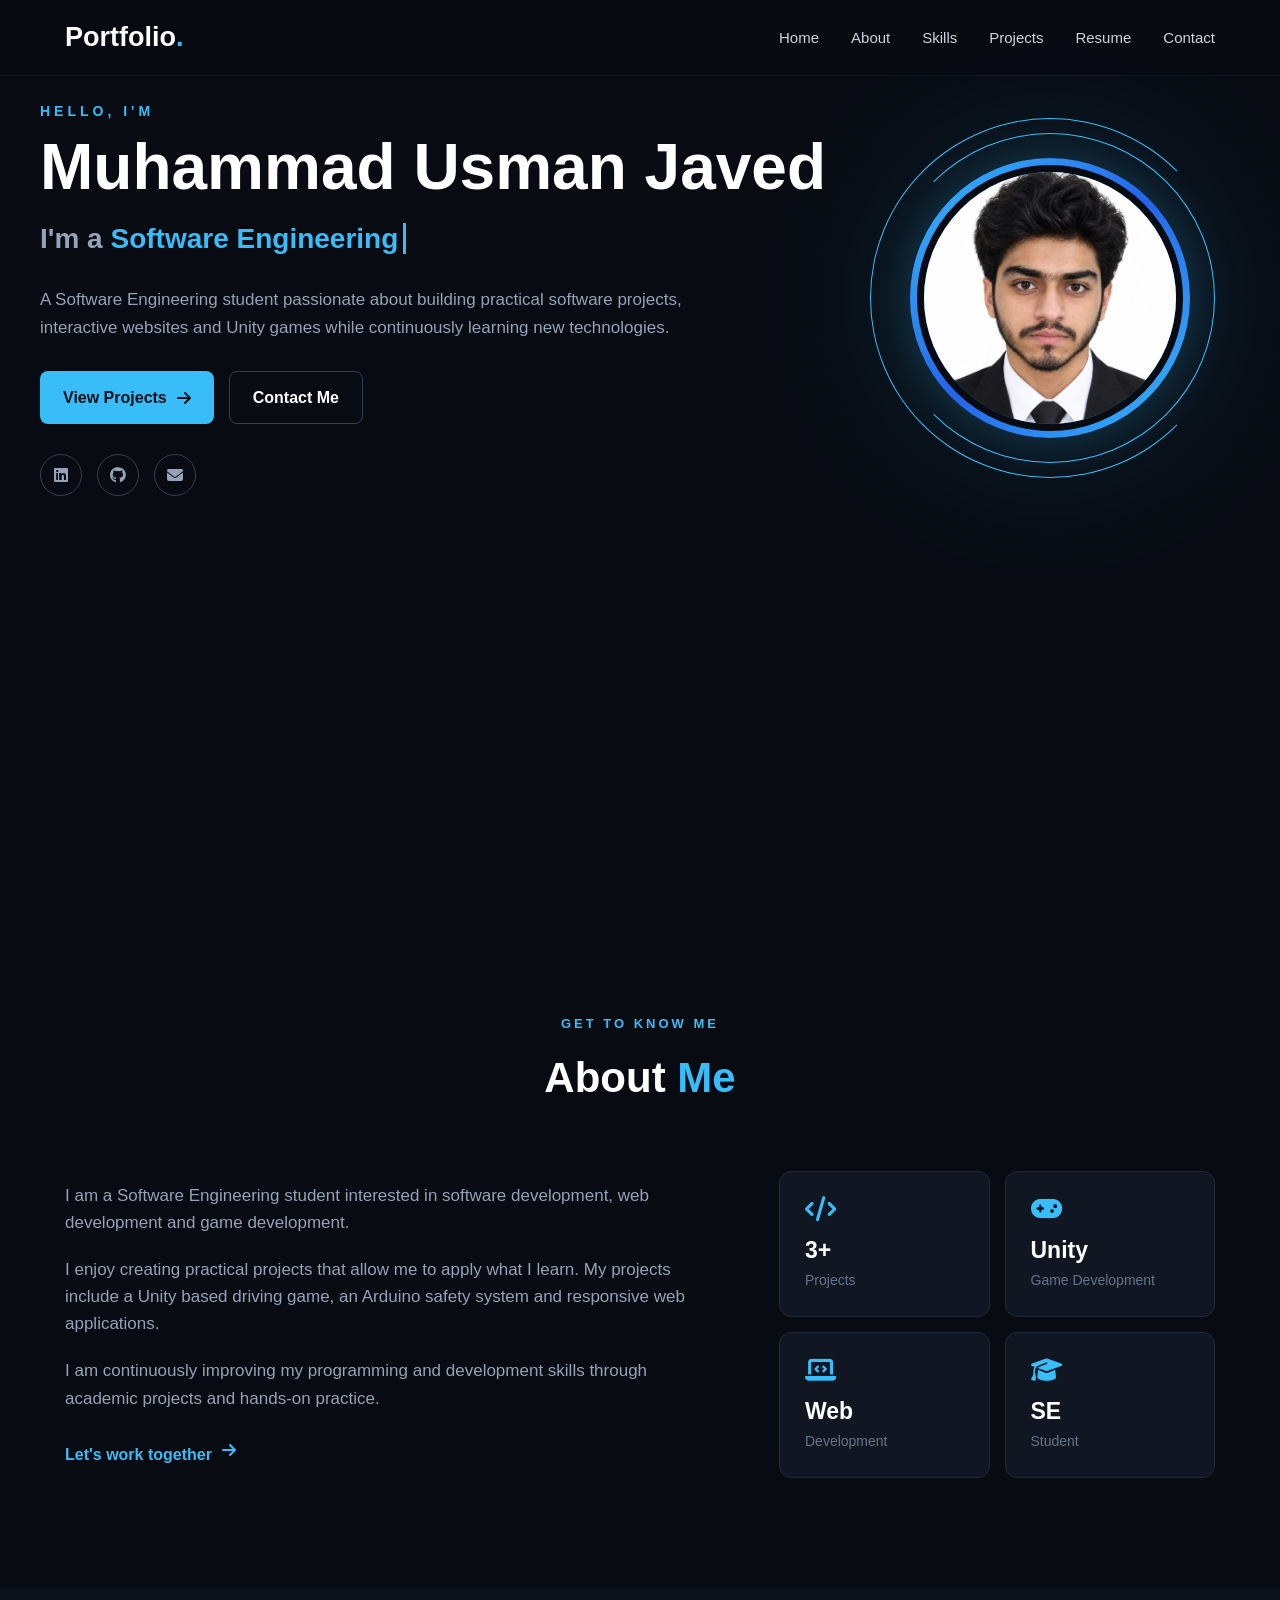
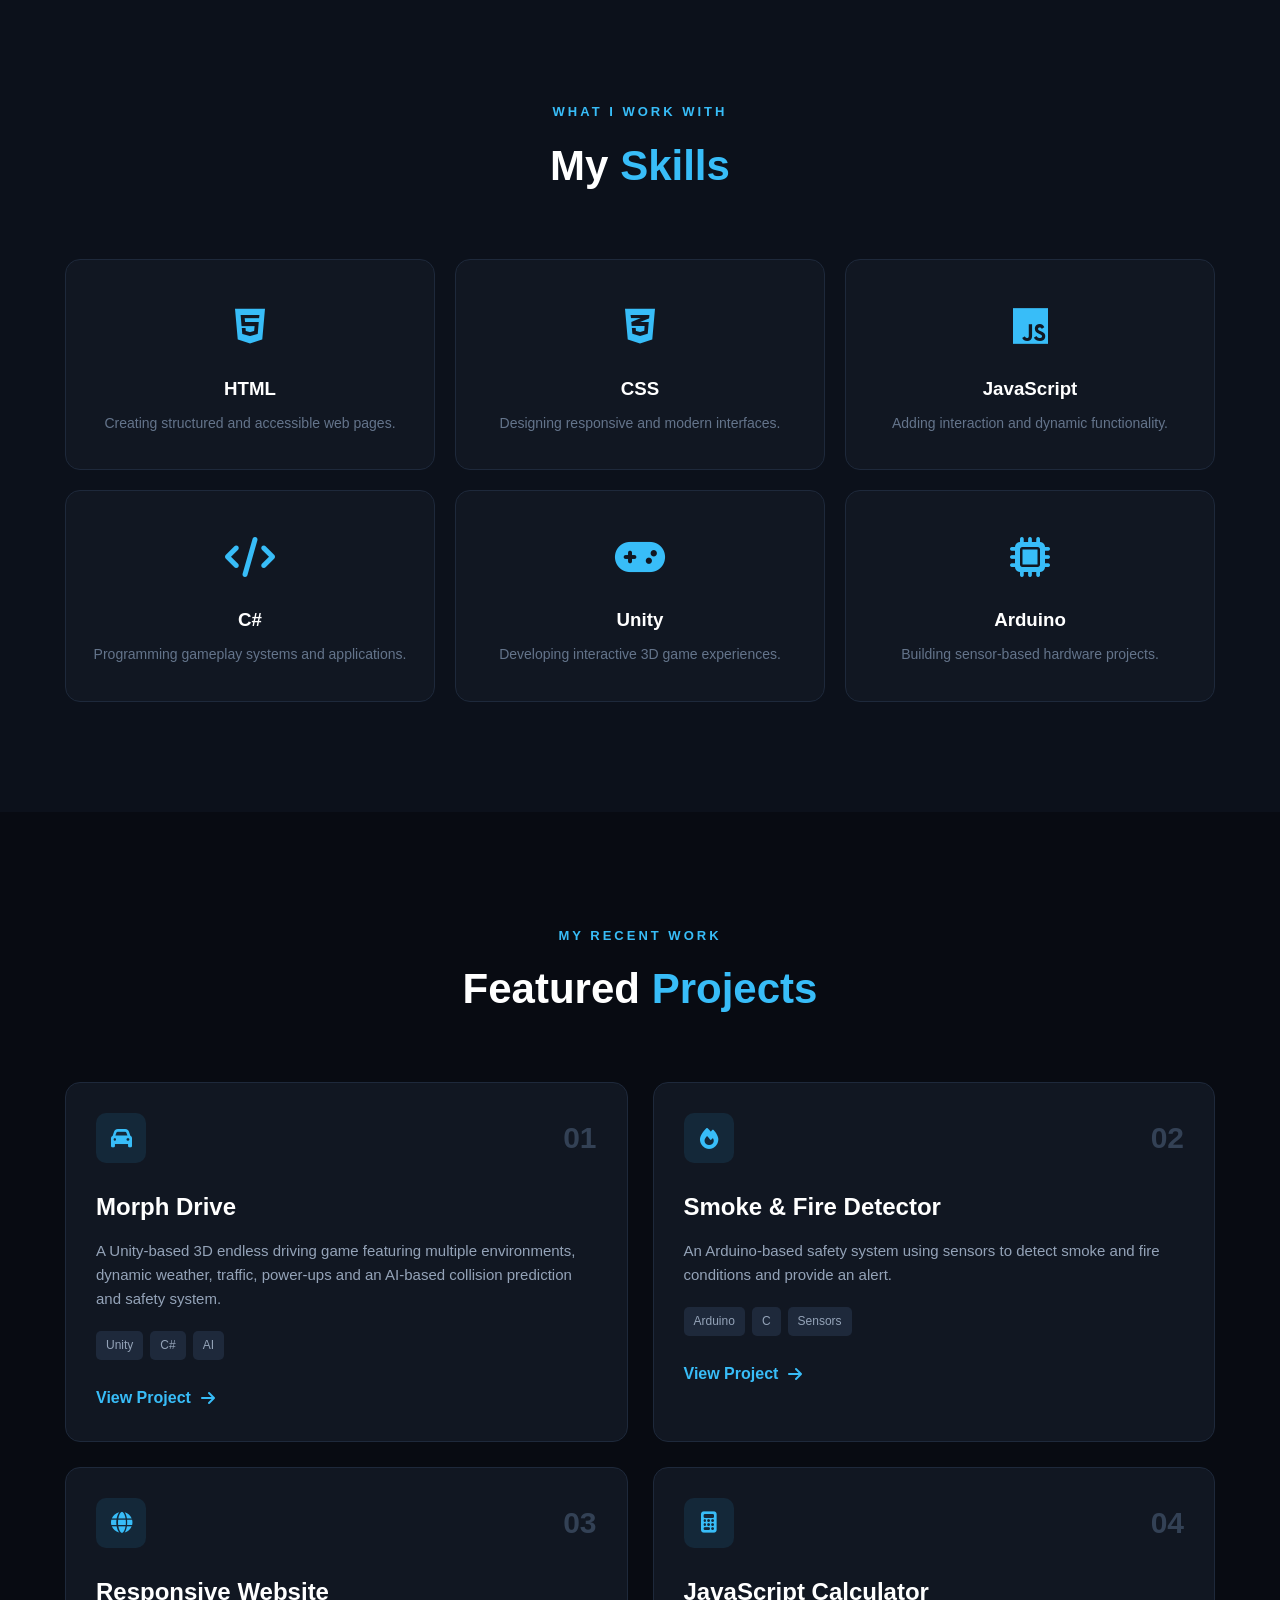
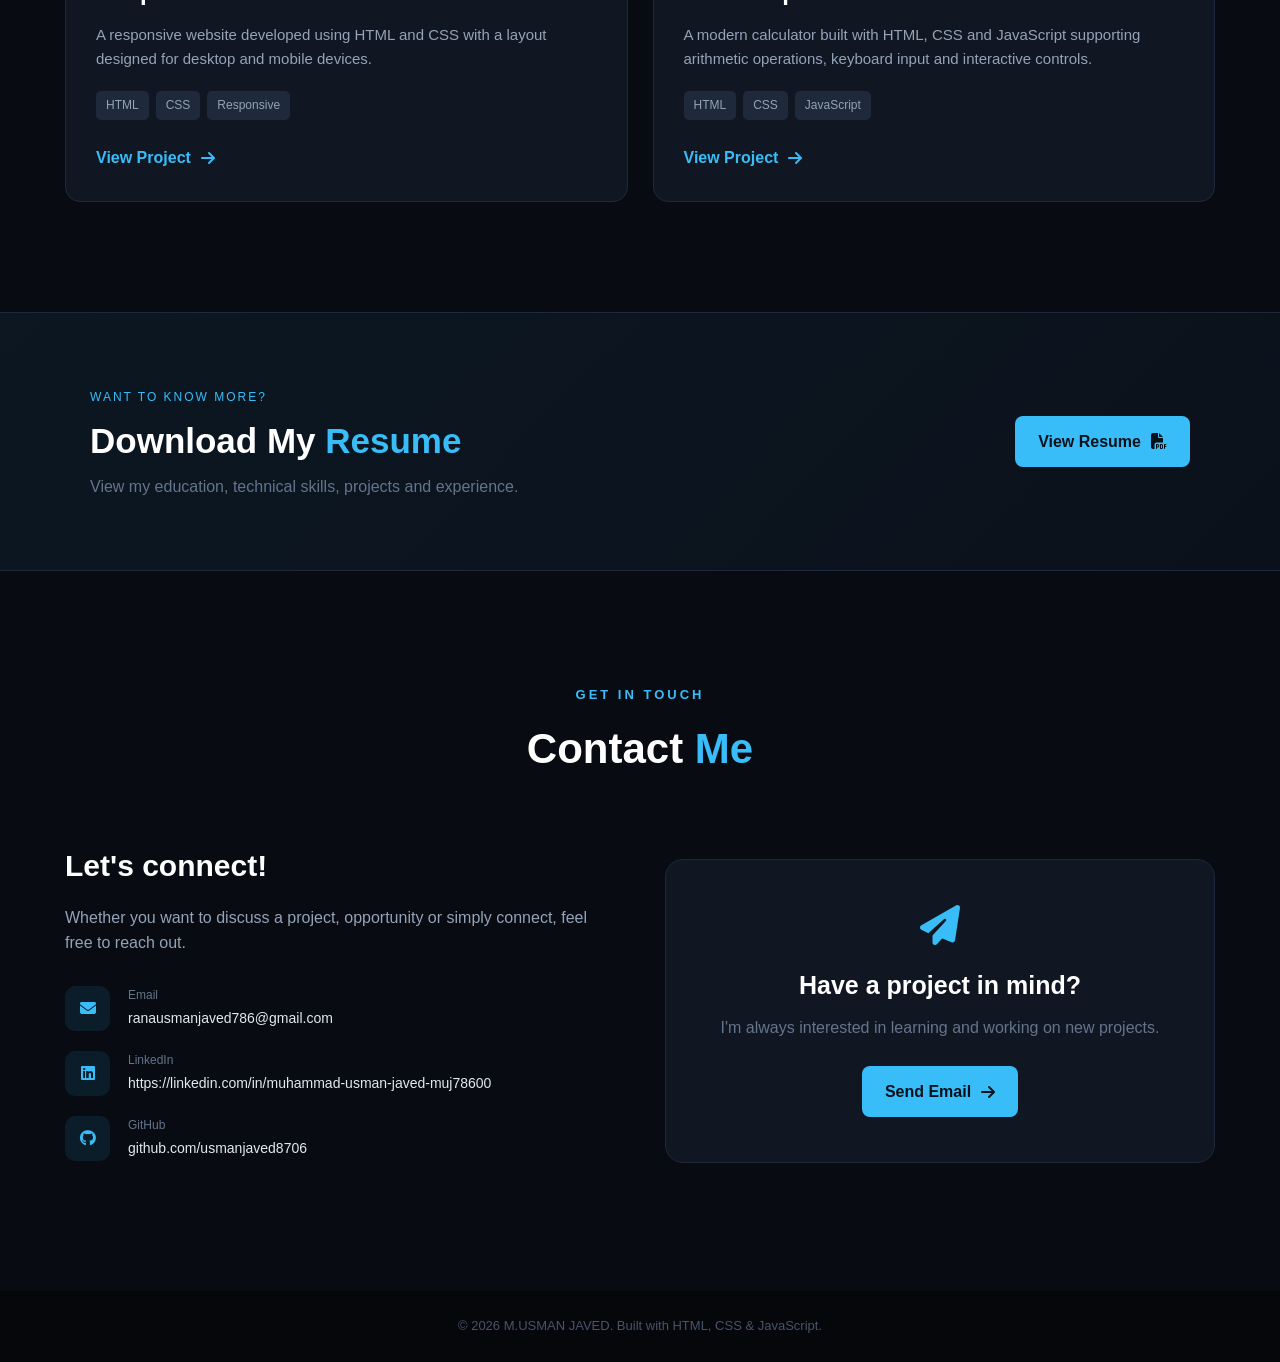
<file: index.html>
<!DOCTYPE html>
<html lang="en">

<head>
    <meta charset="UTF-8">
    <meta name="viewport" content="width=device-width, initial-scale=1.0">

    <title>Muhammad Usman Javed| Software Engineering Student</title>

    <link rel="stylesheet" href="style.css">

    <!-- Font Awesome -->
    <link rel="stylesheet"
        href="https://cdnjs.cloudflare.com/ajax/libs/font-awesome/6.5.2/css/all.min.css">
</head>

<body>

    <!-- =========================
            NAVBAR
    ========================== -->

    <header class="header">

        <nav class="navbar">

            <a href="#home" class="logo">
                Portfolio<span>.</span>
            </a>

            <button class="menu-toggle" id="menuToggle">
                <i class="fas fa-bars"></i>
            </button>

            <ul class="nav-links" id="navLinks">

                <li>
                    <a href="#home">Home</a>
                </li>

                <li>
                    <a href="#about">About</a>
                </li>

                <li>
                    <a href="#skills">Skills</a>
                </li>

                <li>
                    <a href="#projects">Projects</a>
                </li>

                <li>
                    <a href="#resume">Resume</a>
                </li>

                <li>
                    <a href="#contact">Contact</a>
                </li>

            </ul>

        </nav>

    </header>


    <!-- =========================
         HERO
    ========================== -->

    <section id="home" class="hero">

        <div class="hero-container">

            <!-- LEFT SIDE -->

            <div class="hero-content">

                <p class="hello">
                    HELLO, I'M
                </p>

                <h1>
                    Muhammad Usman Javed
                </h1>

                <h2>
                    I'm a
                    <span id="typing"></span>
                </h2>

                <p class="hero-description">
                    A Software Engineering student passionate about
                    building practical software projects, interactive
                    websites and Unity games while continuously
                    learning new technologies.
                </p>

                <div class="hero-buttons">

                    <a href="#projects" class="btn primary-btn">
                        View Projects
                        <i class="fas fa-arrow-right"></i>
                    </a>

                    <a href="#contact" class="btn secondary-btn">
                        Contact Me
                    </a>

                </div>

                <div class="social-links">

                    <a href="https://linkedin.com/in/muhammad-usman-javed-muj78600" target="_blank">
                        <i class="fab fa-linkedin"></i>
                    </a>

                    <a href="https://github.com/usmanjaved8706" target="_blank">
                        <i class="fab fa-github"></i>
                    </a>

                    <a href="mailto:ranausmanjaved786@gmail.com">
                        <i class="fas fa-envelope"></i>
                    </a>

                </div>

            </div>


            <!-- PROFILE PHOTO -->

            <div class="profile-container">

                <div class="profile-glow"></div>

                <div class="profile-circle">

                    <img src="My Picture.jpeg"
                        alt="Profile Photo">

                </div>

                <div class="profile-decoration decoration-one"></div>
                <div class="profile-decoration decoration-two"></div>

            </div>

        </div>

    </section>


    <!-- =========================
         ABOUT
    ========================== -->

    <section id="about" class="section">

        <div class="section-heading">

            <span>GET TO KNOW ME</span>

            <h2>
                About <strong>Me</strong>
            </h2>

        </div>

        <div class="about-container">

            <div class="about-text">

                <p>
                    I am a Software Engineering student interested in
                    software development, web development and game
                    development.
                </p>

                <p>
                    I enjoy creating practical projects that allow me
                    to apply what I learn. My projects include a Unity
                    based driving game, an Arduino safety system and
                    responsive web applications.
                </p>

                <p>
                    I am continuously improving my programming and
                    development skills through academic projects and
                    hands-on practice.
                </p>

                <a href="#contact" class="text-link">
                    Let's work together
                    <i class="fas fa-arrow-right"></i>
                </a>

            </div>


            <div class="about-stats">

                <div class="stat-card">

                    <i class="fas fa-code"></i>

                    <h3>3+</h3>

                    <p>Projects</p>

                </div>

                <div class="stat-card">

                    <i class="fas fa-gamepad"></i>

                    <h3>Unity</h3>

                    <p>Game Development</p>

                </div>

                <div class="stat-card">

                    <i class="fas fa-laptop-code"></i>

                    <h3>Web</h3>

                    <p>Development</p>

                </div>

                <div class="stat-card">

                    <i class="fas fa-graduation-cap"></i>

                    <h3>SE</h3>

                    <p>Student</p>

                </div>

            </div>

        </div>

    </section>


    <!-- =========================
         SKILLS
    ========================== -->

    <section id="skills" class="section skills-section">

        <div class="section-heading">

            <span>WHAT I WORK WITH</span>

            <h2>
                My <strong>Skills</strong>
            </h2>

        </div>


        <div class="skills-grid">

            <div class="skill-card">

                <div class="skill-icon">
                    <i class="fab fa-html5"></i>
                </div>

                <h3>HTML</h3>

                <p>
                    Creating structured and accessible web pages.
                </p>

            </div>


            <div class="skill-card">

                <div class="skill-icon">
                    <i class="fab fa-css3-alt"></i>
                </div>

                <h3>CSS</h3>

                <p>
                    Designing responsive and modern interfaces.
                </p>

            </div>


            <div class="skill-card">

                <div class="skill-icon">
                    <i class="fab fa-js"></i>
                </div>

                <h3>JavaScript</h3>

                <p>
                    Adding interaction and dynamic functionality.
                </p>

            </div>


            <div class="skill-card">

                <div class="skill-icon">
                    <i class="fas fa-code"></i>
                </div>

                <h3>C#</h3>

                <p>
                    Programming gameplay systems and applications.
                </p>

            </div>


            <div class="skill-card">

                <div class="skill-icon">
                    <i class="fas fa-gamepad"></i>
                </div>

                <h3>Unity</h3>

                <p>
                    Developing interactive 3D game experiences.
                </p>

            </div>


            <div class="skill-card">

                <div class="skill-icon">
                    <i class="fas fa-microchip"></i>
                </div>

                <h3>Arduino</h3>

                <p>
                    Building sensor-based hardware projects.
                </p>

            </div>

        </div>

    </section>


    <!-- =========================
         PROJECTS
    ========================== -->

    <section id="projects" class="section">

        <div class="section-heading">

            <span>MY RECENT WORK</span>

            <h2>
                Featured <strong>Projects</strong>
            </h2>

        </div>


        <div class="projects-grid">


            <!-- PROJECT 1 -->

            <div class="project-card">

                <div class="project-top">

                    <div class="project-icon">
                        <i class="fas fa-car"></i>
                    </div>

                    <span>
                        01
                    </span>

                </div>

                <h3>
                    Morph Drive
                </h3>

                <p>
                    A Unity-based 3D endless driving game featuring
                    multiple environments, dynamic weather, traffic,
                    power-ups and an AI-based collision prediction
                    and safety system.
                </p>

                <div class="project-tags">

                    <span>Unity</span>
                    <span>C#</span>
                    <span>AI</span>

                </div>

                <a href="#" class="project-link">
                    View Project
                    <i class="fas fa-arrow-right"></i>
                </a>

            </div>


            <!-- PROJECT 2 -->

            <div class="project-card">

                <div class="project-top">

                    <div class="project-icon">
                        <i class="fas fa-fire"></i>
                    </div>

                    <span>
                        02
                    </span>

                </div>

                <h3>
                    Smoke & Fire Detector
                </h3>

                <p>
                    An Arduino-based safety system using sensors
                    to detect smoke and fire conditions and provide
                    an alert.
                </p>

                <div class="project-tags">

                    <span>Arduino</span>
                    <span>C</span>
                    <span>Sensors</span>

                </div>

                <a href="#" class="project-link">
                    View Project
                    <i class="fas fa-arrow-right"></i>
                </a>

            </div>


            <!-- PROJECT 3 -->

            <div class="project-card">

                <div class="project-top">

                    <div class="project-icon">
                        <i class="fas fa-globe"></i>
                    </div>

                    <span>
                        03
                    </span>

                </div>

                <h3>
                    Responsive Website
                </h3>

                <p>
                    A responsive website developed using HTML and
                    CSS with a layout designed for desktop and
                    mobile devices.
                </p>

                <div class="project-tags">

                    <span>HTML</span>
                    <span>CSS</span>
                    <span>Responsive</span>

                </div>

                <a href="#" class="project-link">
                    View Project
                    <i class="fas fa-arrow-right"></i>
                </a>

            </div>


            <!-- PROJECT 4 -->

            <div class="project-card">

                <div class="project-top">

                    <div class="project-icon">
                        <i class="fas fa-calculator"></i>
                    </div>

                    <span>
                        04
                    </span>

                </div>

                <h3>
                    JavaScript Calculator
                </h3>

                <p>
                    A modern calculator built with HTML, CSS and
                    JavaScript supporting arithmetic operations,
                    keyboard input and interactive controls.
                </p>

                <div class="project-tags">

                    <span>HTML</span>
                    <span>CSS</span>
                    <span>JavaScript</span>

                </div>

                <a href="https://usmanjaved8706.github.io/javascript-calculator/" target="_blank"rel="noopener noreferrer"class="project-link">
                        View Project
            <i class="fas fa-arrow-right"></i>
                </a>
            </div>

        </div>

    </section>


    <!-- =========================
         RESUME
    ========================== -->

    <section id="resume" class="resume-section">

        <div class="resume-content">

            <div>

                <span class="resume-small">
                    WANT TO KNOW MORE?
                </span>

                <h2>
                    Download My <strong>Resume</strong>
                </h2>

                <p>
                    View my education, technical skills, projects
                    and experience.
                </p>

            </div>

            <a href="Muhammad Usman Javed CV.pdf"
                target="_blank"
                class="btn primary-btn">

                View Resume

                <i class="fas fa-file-pdf"></i>

            </a>

        </div>

    </section>


    <!-- =========================
         CONTACT
    ========================== -->

    <section id="contact" class="section contact-section">

        <div class="section-heading">

            <span>GET IN TOUCH</span>

            <h2>
                Contact <strong>Me</strong>
            </h2>

        </div>


        <div class="contact-container">

            <div class="contact-text">

                <h3>
                    Let's connect!
                </h3>

                <p>
                    Whether you want to discuss a project,
                    opportunity or simply connect, feel free
                    to reach out.
                </p>

                <div class="contact-item">

                    <i class="fas fa-envelope"></i>

                    <div>
                        <span>Email</span>
                        <a href="mailto:ranausmanjaved786@gmail.com">
                        ranausmanjaved786@gmail.com
                    </a>
                    </div>

                </div>


                <div class="contact-item">

                    <i class="fab fa-linkedin"></i>

                    <div>
                        <span>LinkedIn</span>
                        <a href="https://linkedin.com/in/muhammad-usman-javed-muj78600" target="_blank">
                            https://linkedin.com/in/muhammad-usman-javed-muj78600
                        </a>
                    </div>

                </div>


                <div class="contact-item">

                    <i class="fab fa-github"></i>

                    <div>
                        <span>GitHub</span>
                        <a href="https://github.com/usmanjaved8706" target="_blank">
                            github.com/usmanjaved8706
                        </a>
                    </div>

                </div>

            </div>


            <div class="contact-card">

                <i class="fas fa-paper-plane"></i>

                <h3>
                    Have a project in mind?
                </h3>

                <p>
                    I'm always interested in learning and
                    working on new projects.
                </p>

                <a href="mailto:ranausmanjaved786@gmail.com" class="btn primary-btn">

                    Send Email

                    <i class="fas fa-arrow-right"></i>

                </a>

            </div>

        </div>

    </section>


    <!-- =========================
         FOOTER
    ========================== -->

    <footer>

        <p>
            © 2026 M.USMAN JAVED.
            Built with HTML, CSS & JavaScript.
        </p>

    </footer>


    <script src="script.js"></script>

</body>

</html>
</file>
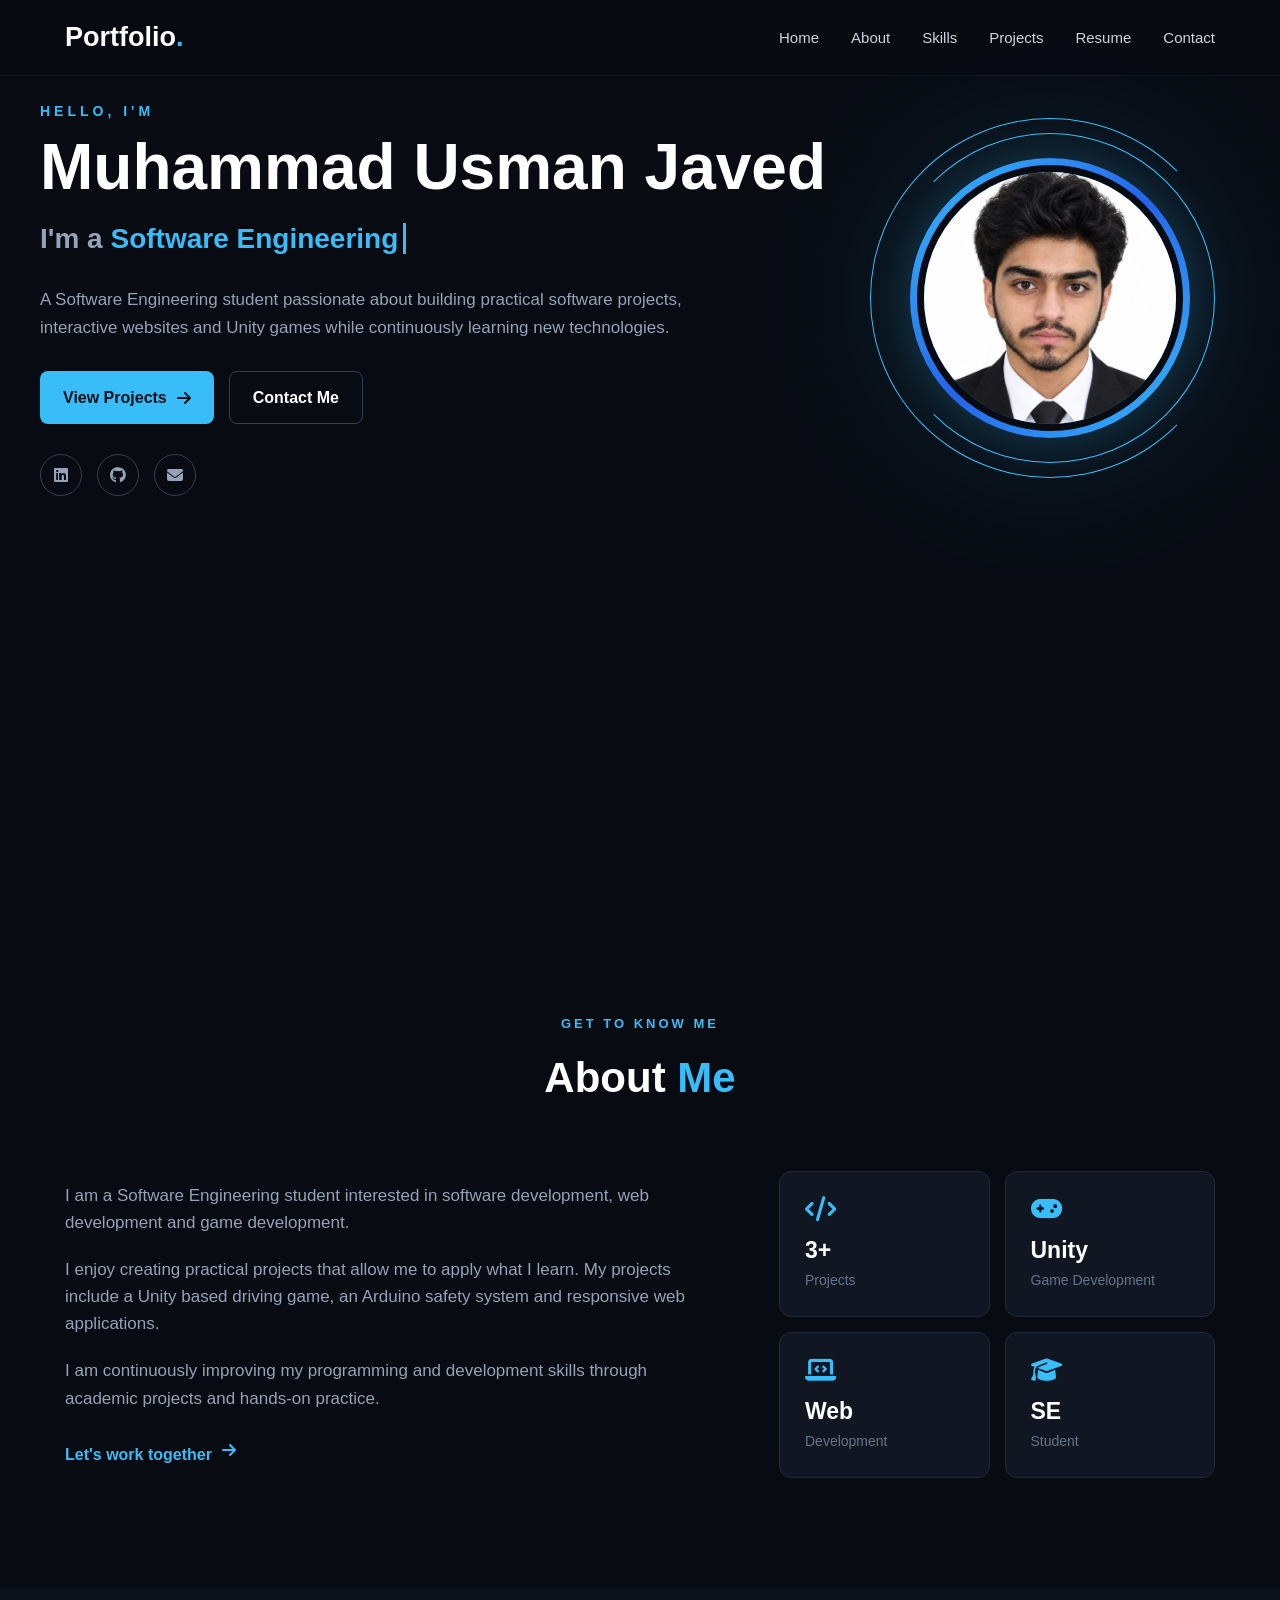
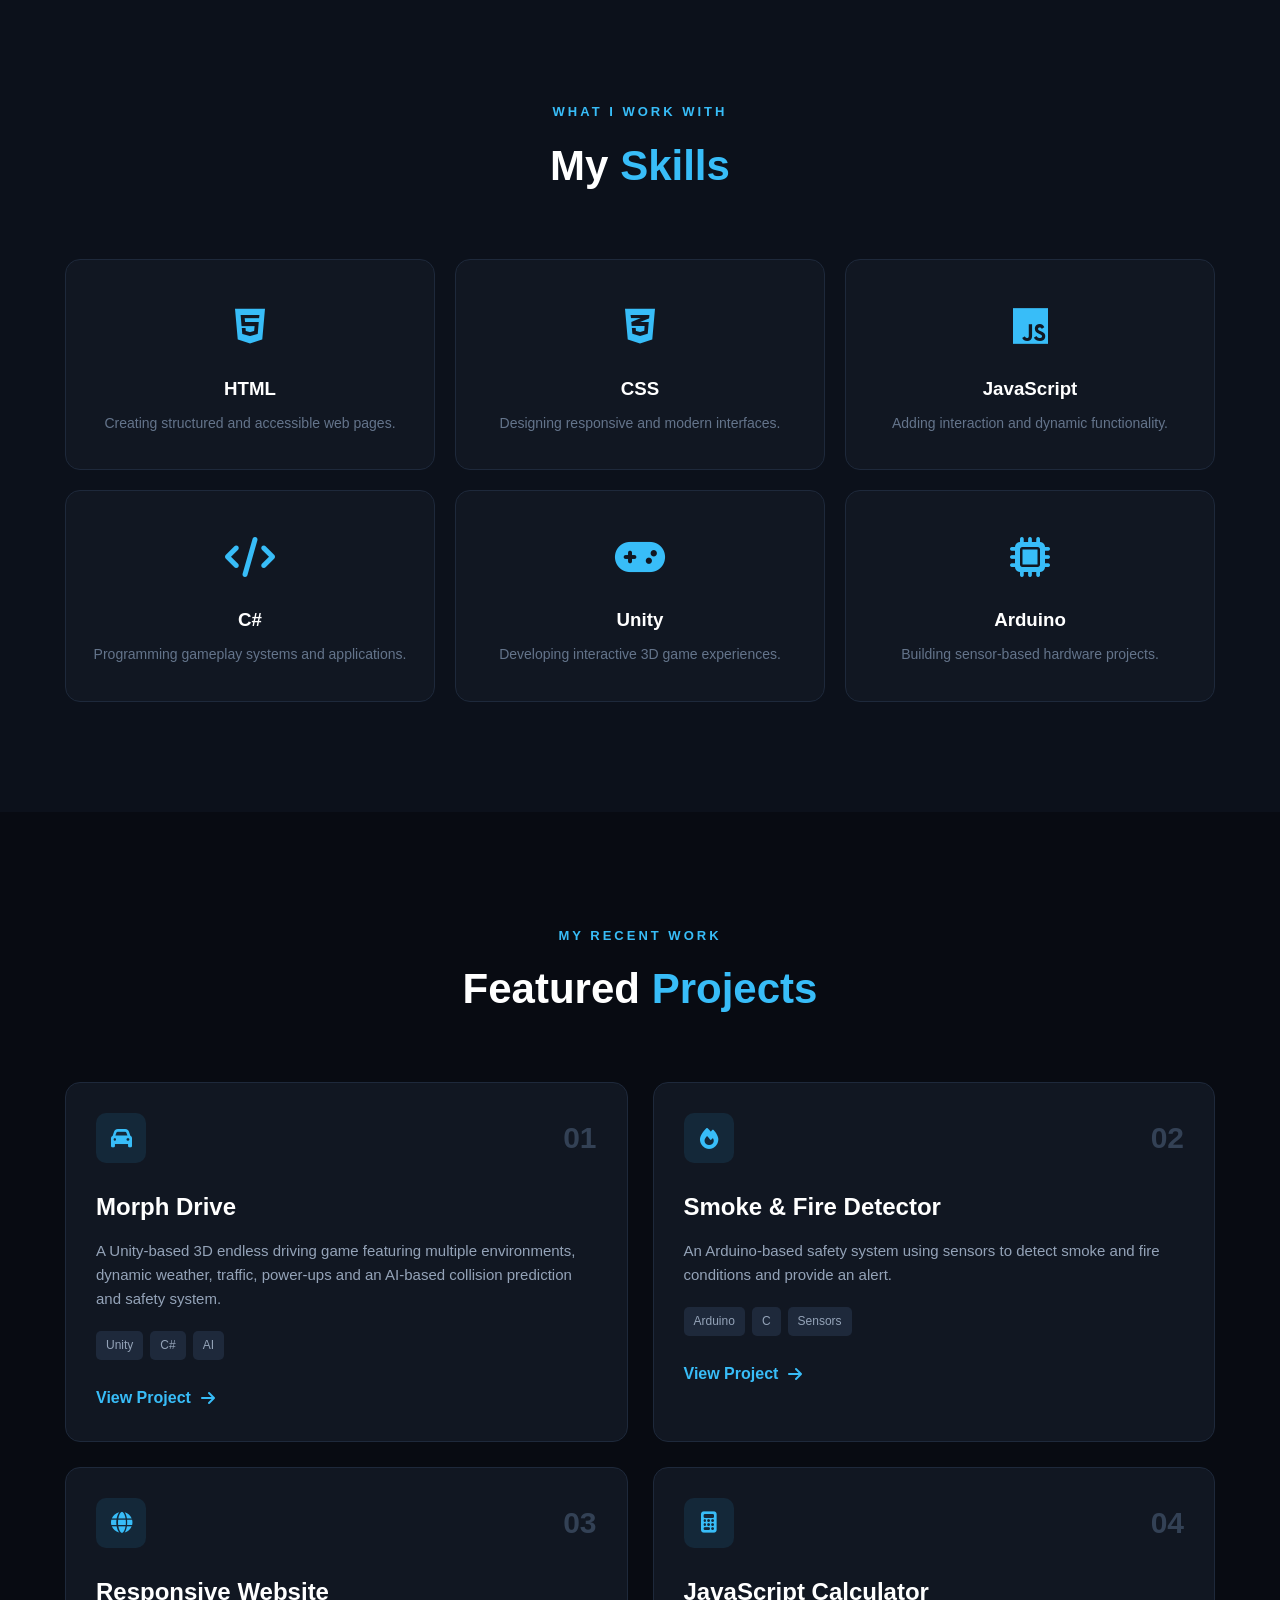
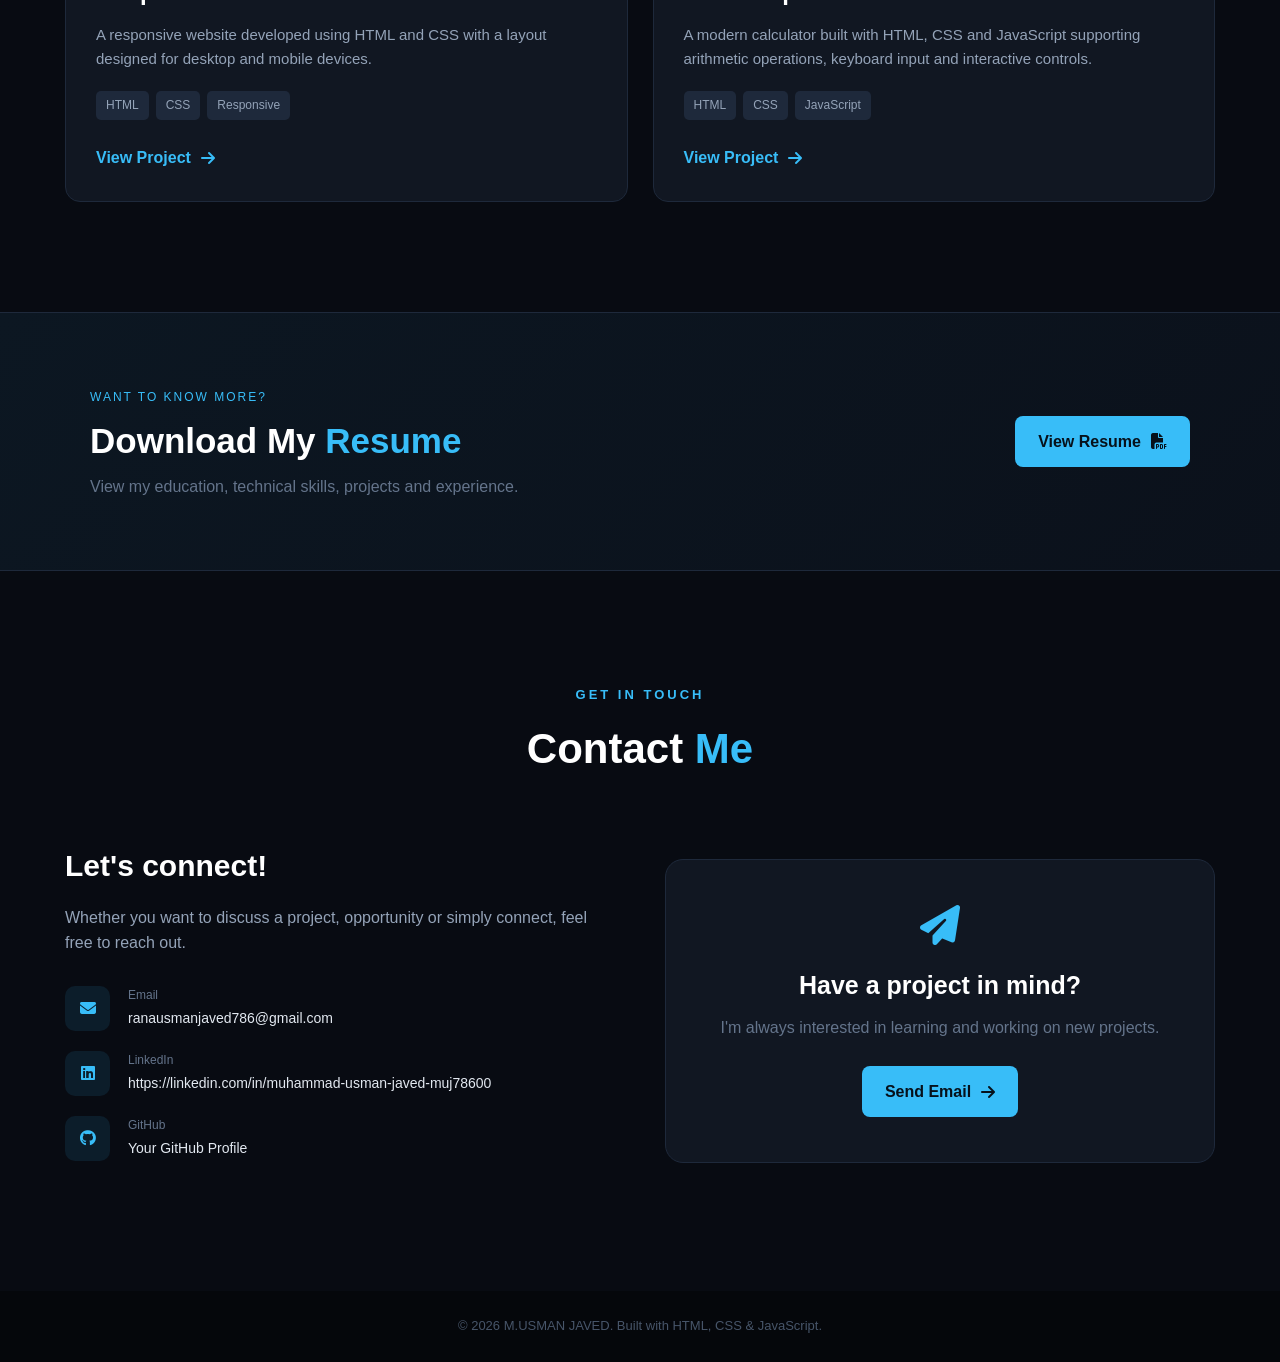
<file: Layout.html>
<!DOCTYPE html>
<html lang="en">

<head>
    <meta charset="UTF-8">
    <meta name="viewport" content="width=device-width, initial-scale=1.0">

    <title>Muhammad Usman Javed| Software Engineering Student</title>

    <link rel="stylesheet" href="style.css">

    <!-- Font Awesome -->
    <link rel="stylesheet"
        href="https://cdnjs.cloudflare.com/ajax/libs/font-awesome/6.5.2/css/all.min.css">
</head>

<body>

    <!-- =========================
         NAVBAR
    ========================== -->

    <header class="header">

        <nav class="navbar">

            <a href="#home" class="logo">
                Portfolio<span>.</span>
            </a>

            <button class="menu-toggle" id="menuToggle">
                <i class="fas fa-bars"></i>
            </button>

            <ul class="nav-links" id="navLinks">

                <li>
                    <a href="#home">Home</a>
                </li>

                <li>
                    <a href="#about">About</a>
                </li>

                <li>
                    <a href="#skills">Skills</a>
                </li>

                <li>
                    <a href="#projects">Projects</a>
                </li>

                <li>
                    <a href="#resume">Resume</a>
                </li>

                <li>
                    <a href="#contact">Contact</a>
                </li>

            </ul>

        </nav>

    </header>


    <!-- =========================
         HERO
    ========================== -->

    <section id="home" class="hero">

        <div class="hero-container">

            <!-- LEFT SIDE -->

            <div class="hero-content">

                <p class="hello">
                    HELLO, I'M
                </p>

                <h1>
                    Muhammad Usman Javed
                </h1>

                <h2>
                    I'm a
                    <span id="typing"></span>
                </h2>

                <p class="hero-description">
                    A Software Engineering student passionate about
                    building practical software projects, interactive
                    websites and Unity games while continuously
                    learning new technologies.
                </p>

                <div class="hero-buttons">

                    <a href="#projects" class="btn primary-btn">
                        View Projects
                        <i class="fas fa-arrow-right"></i>
                    </a>

                    <a href="#contact" class="btn secondary-btn">
                        Contact Me
                    </a>

                </div>

                <div class="social-links">

                    <a href="https://linkedin.com/in/muhammad-usman-javed-muj78600" target="_blank">
                        <i class="fab fa-linkedin"></i>
                    </a>

                    <a href="https://github.com/muhammad-usman-javed" target="_blank">
                        <i class="fab fa-github"></i>
                    </a>

                    <a href="mailto:ranausmanjaved786@gmail.com">
                        <i class="fas fa-envelope"></i>
                    </a>

                </div>

            </div>


            <!-- PROFILE PHOTO -->

            <div class="profile-container">

                <div class="profile-glow"></div>

                <div class="profile-circle">

                    <img src="My Picture.jpeg"
                        alt="Profile Photo">

                </div>

                <div class="profile-decoration decoration-one"></div>
                <div class="profile-decoration decoration-two"></div>

            </div>

        </div>

    </section>


    <!-- =========================
         ABOUT
    ========================== -->

    <section id="about" class="section">

        <div class="section-heading">

            <span>GET TO KNOW ME</span>

            <h2>
                About <strong>Me</strong>
            </h2>

        </div>

        <div class="about-container">

            <div class="about-text">

                <p>
                    I am a Software Engineering student interested in
                    software development, web development and game
                    development.
                </p>

                <p>
                    I enjoy creating practical projects that allow me
                    to apply what I learn. My projects include a Unity
                    based driving game, an Arduino safety system and
                    responsive web applications.
                </p>

                <p>
                    I am continuously improving my programming and
                    development skills through academic projects and
                    hands-on practice.
                </p>

                <a href="#contact" class="text-link">
                    Let's work together
                    <i class="fas fa-arrow-right"></i>
                </a>

            </div>


            <div class="about-stats">

                <div class="stat-card">

                    <i class="fas fa-code"></i>

                    <h3>3+</h3>

                    <p>Projects</p>

                </div>

                <div class="stat-card">

                    <i class="fas fa-gamepad"></i>

                    <h3>Unity</h3>

                    <p>Game Development</p>

                </div>

                <div class="stat-card">

                    <i class="fas fa-laptop-code"></i>

                    <h3>Web</h3>

                    <p>Development</p>

                </div>

                <div class="stat-card">

                    <i class="fas fa-graduation-cap"></i>

                    <h3>SE</h3>

                    <p>Student</p>

                </div>

            </div>

        </div>

    </section>


    <!-- =========================
         SKILLS
    ========================== -->

    <section id="skills" class="section skills-section">

        <div class="section-heading">

            <span>WHAT I WORK WITH</span>

            <h2>
                My <strong>Skills</strong>
            </h2>

        </div>


        <div class="skills-grid">

            <div class="skill-card">

                <div class="skill-icon">
                    <i class="fab fa-html5"></i>
                </div>

                <h3>HTML</h3>

                <p>
                    Creating structured and accessible web pages.
                </p>

            </div>


            <div class="skill-card">

                <div class="skill-icon">
                    <i class="fab fa-css3-alt"></i>
                </div>

                <h3>CSS</h3>

                <p>
                    Designing responsive and modern interfaces.
                </p>

            </div>


            <div class="skill-card">

                <div class="skill-icon">
                    <i class="fab fa-js"></i>
                </div>

                <h3>JavaScript</h3>

                <p>
                    Adding interaction and dynamic functionality.
                </p>

            </div>


            <div class="skill-card">

                <div class="skill-icon">
                    <i class="fas fa-code"></i>
                </div>

                <h3>C#</h3>

                <p>
                    Programming gameplay systems and applications.
                </p>

            </div>


            <div class="skill-card">

                <div class="skill-icon">
                    <i class="fas fa-gamepad"></i>
                </div>

                <h3>Unity</h3>

                <p>
                    Developing interactive 3D game experiences.
                </p>

            </div>


            <div class="skill-card">

                <div class="skill-icon">
                    <i class="fas fa-microchip"></i>
                </div>

                <h3>Arduino</h3>

                <p>
                    Building sensor-based hardware projects.
                </p>

            </div>

        </div>

    </section>


    <!-- =========================
         PROJECTS
    ========================== -->

    <section id="projects" class="section">

        <div class="section-heading">

            <span>MY RECENT WORK</span>

            <h2>
                Featured <strong>Projects</strong>
            </h2>

        </div>


        <div class="projects-grid">


            <!-- PROJECT 1 -->

            <div class="project-card">

                <div class="project-top">

                    <div class="project-icon">
                        <i class="fas fa-car"></i>
                    </div>

                    <span>
                        01
                    </span>

                </div>

                <h3>
                    Morph Drive
                </h3>

                <p>
                    A Unity-based 3D endless driving game featuring
                    multiple environments, dynamic weather, traffic,
                    power-ups and an AI-based collision prediction
                    and safety system.
                </p>

                <div class="project-tags">

                    <span>Unity</span>
                    <span>C#</span>
                    <span>AI</span>

                </div>

                <a href="#" class="project-link">
                    View Project
                    <i class="fas fa-arrow-right"></i>
                </a>

            </div>


            <!-- PROJECT 2 -->

            <div class="project-card">

                <div class="project-top">

                    <div class="project-icon">
                        <i class="fas fa-fire"></i>
                    </div>

                    <span>
                        02
                    </span>

                </div>

                <h3>
                    Smoke & Fire Detector
                </h3>

                <p>
                    An Arduino-based safety system using sensors
                    to detect smoke and fire conditions and provide
                    an alert.
                </p>

                <div class="project-tags">

                    <span>Arduino</span>
                    <span>C</span>
                    <span>Sensors</span>

                </div>

                <a href="#" class="project-link">
                    View Project
                    <i class="fas fa-arrow-right"></i>
                </a>

            </div>


            <!-- PROJECT 3 -->

            <div class="project-card">

                <div class="project-top">

                    <div class="project-icon">
                        <i class="fas fa-globe"></i>
                    </div>

                    <span>
                        03
                    </span>

                </div>

                <h3>
                    Responsive Website
                </h3>

                <p>
                    A responsive website developed using HTML and
                    CSS with a layout designed for desktop and
                    mobile devices.
                </p>

                <div class="project-tags">

                    <span>HTML</span>
                    <span>CSS</span>
                    <span>Responsive</span>

                </div>

                <a href="#" class="project-link">
                    View Project
                    <i class="fas fa-arrow-right"></i>
                </a>

            </div>


            <!-- PROJECT 4 -->

            <div class="project-card">

                <div class="project-top">

                    <div class="project-icon">
                        <i class="fas fa-calculator"></i>
                    </div>

                    <span>
                        04
                    </span>

                </div>

                <h3>
                    JavaScript Calculator
                </h3>

                <p>
                    A modern calculator built with HTML, CSS and
                    JavaScript supporting arithmetic operations,
                    keyboard input and interactive controls.
                </p>

                <div class="project-tags">

                    <span>HTML</span>
                    <span>CSS</span>
                    <span>JavaScript</span>

                </div>

                <a href="#" class="project-link">
                    View Project
                    <i class="fas fa-arrow-right"></i>
                </a>

            </div>

        </div>

    </section>


    <!-- =========================
         RESUME
    ========================== -->

    <section id="resume" class="resume-section">

        <div class="resume-content">

            <div>

                <span class="resume-small">
                    WANT TO KNOW MORE?
                </span>

                <h2>
                    Download My <strong>Resume</strong>
                </h2>

                <p>
                    View my education, technical skills, projects
                    and experience.
                </p>

            </div>

            <a href="Muhammad Usman Javed CV.pdf"
                target="_blank"
                class="btn primary-btn">

                View Resume

                <i class="fas fa-file-pdf"></i>

            </a>

        </div>

    </section>


    <!-- =========================
         CONTACT
    ========================== -->

    <section id="contact" class="section contact-section">

        <div class="section-heading">

            <span>GET IN TOUCH</span>

            <h2>
                Contact <strong>Me</strong>
            </h2>

        </div>


        <div class="contact-container">

            <div class="contact-text">

                <h3>
                    Let's connect!
                </h3>

                <p>
                    Whether you want to discuss a project,
                    opportunity or simply connect, feel free
                    to reach out.
                </p>

                <div class="contact-item">

                    <i class="fas fa-envelope"></i>

                    <div>
                        <span>Email</span>
                        <a href="mailto:your.email@example.com">
                            ranausmanjaved786@gmail.com
                        </a>
                    </div>

                </div>


                <div class="contact-item">

                    <i class="fab fa-linkedin"></i>

                    <div>
                        <span>LinkedIn</span>
                        <a href="#" target="_blank">
                            https://linkedin.com/in/muhammad-usman-javed-muj78600
                        </a>
                    </div>

                </div>


                <div class="contact-item">

                    <i class="fab fa-github"></i>

                    <div>
                        <span>GitHub</span>
                        <a href="#" target="_blank">
                            Your GitHub Profile
                        </a>
                    </div>

                </div>

            </div>


            <div class="contact-card">

                <i class="fas fa-paper-plane"></i>

                <h3>
                    Have a project in mind?
                </h3>

                <p>
                    I'm always interested in learning and
                    working on new projects.
                </p>

                <a href="ranausmanjaved786@gmail.com"
                    class="btn primary-btn">

                    Send Email

                    <i class="fas fa-arrow-right"></i>

                </a>

            </div>

        </div>

    </section>


    <!-- =========================
         FOOTER
    ========================== -->

    <footer>

        <p>
            © 2026 M.USMAN JAVED.
            Built with HTML, CSS & JavaScript.
        </p>

    </footer>


    <script src="script.js"></script>

</body>

</html>
</file>
<file: style.css>
/* ========================================
   RESET
======================================== */

* {
    margin: 0;
    padding: 0;
    box-sizing: border-box;
}

html {
    scroll-behavior: smooth;
}

body {
    font-family: Arial, Helvetica, sans-serif;
    background: #080b12;
    color: #ffffff;
    line-height: 1.6;
}

html {
    overflow-x: hidden;
}

body {
    overflow-x: hidden;
    width: 100%;
}

a {
    text-decoration: none;
    color: inherit;
}

section {
    scroll-margin-top: 80px;
}


/* ========================================
   HEADER
======================================== */

.header {
    position: fixed;
    top: 0;
    left: 0;
    width: 100%;
    z-index: 1000;

    background: rgba(8, 11, 18, 0.85);

    backdrop-filter: blur(15px);

    border-bottom: 1px solid rgba(255, 255, 255, 0.06);
}

.navbar {
    max-width: 1200px;
    margin: auto;

    height: 75px;

    padding: 0 25px;

    display: flex;
    align-items: center;
    justify-content: space-between;
}

.logo {
    font-size: 27px;
    font-weight: 800;
}

.logo span {
    color: #38bdf8;
}

.nav-links {
    display: flex;
    list-style: none;
    gap: 32px;
}

.nav-links a {
    color: #cbd5e1;

    font-size: 15px;

    transition: 0.3s;
}

.nav-links a:hover {
    color: #38bdf8;
}

.menu-toggle {
    display: none;

    border: none;
    background: none;

    color: white;

    font-size: 25px;

    cursor: pointer;
}


/* ========================================
   HERO
======================================== */

/* ========================================
   HERO
======================================== */

.hero {
    min-height: 100vh;
    width: 100%;
    padding: 100px 25px 60px;
    box-sizing: border-box;
    overflow: hidden;
}

.hero-container {
    width: 100%;
    max-width: 1200px;
    margin: 0 auto;

    display: grid;
    grid-template-columns: minmax(0, 1fr) 380px;

    align-items: center;
    gap: 70px;
}

.hero-content {
    min-width: 0;
    max-width: 100%;
    animation: slideLeft 1s ease;
}

.hello {
    color: #38bdf8;
    font-size: 14px;
    letter-spacing: 4px;
    font-weight: bold;
    margin-bottom: 12px;
}

.hero h1 {
    font-size: 64px;
    line-height: 1.05;
    margin-bottom: 15px;
    white-space: nowrap;
}

.hero h2 {
    font-size: 28px;
    color: #94a3b8;
    margin-bottom: 25px;
}

#typing {
    color: #38bdf8;
    border-right: 3px solid #38bdf8;
    padding-right: 5px;
}

.hero-description {
    max-width: 650px;
    color: #94a3b8;
    font-size: 17px;
}

.hero-buttons {
    display: flex;
    gap: 15px;
    margin-top: 30px;
}

.btn {
    display: inline-flex;
    align-items: center;
    justify-content: center;
    gap: 10px;
    padding: 13px 23px;
    border-radius: 8px;
    font-weight: bold;
    transition: 0.3s;
}

.primary-btn {
    background: #38bdf8;
    color: #06111b;
}

.primary-btn:hover {
    transform: translateY(-4px);
    box-shadow: 0 10px 30px rgba(56, 189, 248, 0.25);
}

.secondary-btn {
    border: 1px solid #334155;
    color: white;
}

.secondary-btn:hover {
    border-color: #38bdf8;
    color: #38bdf8;
    transform: translateY(-4px);
}

.social-links {
    display: flex;
    gap: 15px;
    margin-top: 30px;
}

.social-links a {
    width: 42px;
    height: 42px;
    border: 1px solid #334155;
    border-radius: 50%;

    display: flex;
    justify-content: center;
    align-items: center;

    color: #94a3b8;
    transition: 0.3s;
}

.social-links a:hover {
    color: #38bdf8;
    border-color: #38bdf8;
    transform: translateY(-4px);
}


/* ========================================
   PROFILE PHOTO
======================================== */

.profile-container {
    position: relative;

    width: 350px;
    height: 350px;

    margin: auto;

    display: flex;

    justify-content: center;
    align-items: center;

    animation: float 4s ease-in-out infinite;
}

.profile-glow {
    position: absolute;

    width: 300px;
    height: 300px;

    border-radius: 50%;

    background: #38bdf8;

    filter: blur(80px);

    opacity: 0.16;
}

.profile-circle {
    position: relative;

    width: 280px;
    height: 280px;

    border-radius: 50%;

    padding: 7px;

    background:
        linear-gradient(
            135deg,
            #38bdf8,
            #2563eb,
            #38bdf8
        );

    box-shadow:
        0 0 50px rgba(56, 189, 248, 0.2);
}

.profile-circle img {
    width: 100%;
    height: 100%;

    border-radius: 50%;

    object-fit: cover;

    border: 7px solid #080b12;
}

.profile-decoration {
    position: absolute;

    border: 1px solid #38bdf8;

    border-radius: 50%;
}

.decoration-one {
    width: 330px;
    height: 330px;

    border-left-color: transparent;

    animation: rotate 10s linear infinite;
}

.decoration-two {
    width: 360px;
    height: 360px;

    border-right-color: transparent;

    animation: rotateReverse 15s linear infinite;
}


/* ========================================
   SECTIONS
======================================== */

.section {
    max-width: 1200px;

    margin: auto;

    padding: 110px 25px;
}

.section-heading {
    text-align: center;

    margin-bottom: 60px;
}

.section-heading span {
    color: #38bdf8;

    font-size: 13px;

    letter-spacing: 3px;

    font-weight: bold;
}

.section-heading h2 {
    font-size: 42px;

    margin-top: 8px;
}

.section-heading strong {
    color: #38bdf8;
}


/* ========================================
   ABOUT
======================================== */

.about-container {
    display: grid;

    grid-template-columns: 1.2fr 0.8fr;

    gap: 60px;

    align-items: center;
}

.about-text p {
    color: #94a3b8;

    font-size: 17px;

    margin-bottom: 20px;
}

.text-link {
    display: inline-flex;

    gap: 10px;

    color: #38bdf8;

    font-weight: bold;

    margin-top: 10px;
}

.text-link:hover i {
    transform: translateX(5px);
}

.text-link i {
    transition: 0.3s;
}

.about-stats {
    display: grid;

    grid-template-columns: 1fr 1fr;

    gap: 15px;
}

.stat-card {
    padding: 25px;

    background: #111722;

    border: 1px solid #1e293b;

    border-radius: 12px;

    transition: 0.3s;
}

.stat-card:hover {
    transform: translateY(-5px);

    border-color: #38bdf8;
}

.stat-card i {
    color: #38bdf8;

    font-size: 25px;

    margin-bottom: 10px;
}

.stat-card h3 {
    font-size: 23px;
}

.stat-card p {
    color: #64748b;

    font-size: 14px;
}


/* ========================================
   SKILLS
======================================== */

.skills-section {
    max-width: none;

    background: #0c111b;
}

.skills-section .section-heading,
.skills-grid {
    max-width: 1200px;

    margin-left: auto;
    margin-right: auto;
}

.skills-grid {
    display: grid;

    grid-template-columns:
        repeat(3, 1fr);

    gap: 20px;

    padding: 0 25px;
}

.skill-card {
    padding: 35px 25px;

    background: #111722;

    border: 1px solid #1e293b;

    border-radius: 15px;

    text-align: center;

    transition: 0.35s;
}

.skill-card:hover {
    transform: translateY(-8px);

    border-color: #38bdf8;

    box-shadow:
        0 15px 40px rgba(0, 0, 0, 0.2);
}

.skill-icon {
    font-size: 40px;

    color: #38bdf8;

    margin-bottom: 15px;
}

.skill-card h3 {
    margin-bottom: 8px;
}

.skill-card p {
    color: #64748b;

    font-size: 14px;
}


/* ========================================
   PROJECTS
======================================== */

.projects-grid {
    display: grid;

    grid-template-columns: 1fr 1fr;

    gap: 25px;
}

.project-card {
    padding: 30px;

    background: #111722;

    border: 1px solid #1e293b;

    border-radius: 15px;

    transition: 0.35s;
}

.project-card:hover {
    transform: translateY(-8px);

    border-color: #38bdf8;
}

.project-top {
    display: flex;

    justify-content: space-between;

    align-items: center;

    margin-bottom: 25px;
}

.project-icon {
    width: 50px;
    height: 50px;

    border-radius: 10px;

    background: rgba(56, 189, 248, 0.1);

    color: #38bdf8;

    display: flex;

    justify-content: center;
    align-items: center;

    font-size: 21px;
}

.project-top > span {
    color: #334155;

    font-size: 30px;

    font-weight: bold;
}

.project-card h3 {
    font-size: 24px;

    margin-bottom: 12px;
}

.project-card p {
    color: #94a3b8;

    font-size: 15px;
}

.project-tags {
    display: flex;

    flex-wrap: wrap;

    gap: 7px;

    margin-top: 20px;
}

.project-tags span {
    padding: 5px 10px;

    border-radius: 5px;

    background: #1e293b;

    color: #94a3b8;

    font-size: 12px;
}

.project-link {
    display: inline-flex;

    gap: 10px;

    align-items: center;

    margin-top: 25px;

    color: #38bdf8;

    font-weight: bold;
}

.project-link i {
    transition: 0.3s;
}

.project-link:hover i {
    transform: translateX(5px);
}


/* ========================================
   RESUME
======================================== */

.resume-section {
    padding: 70px 25px;

    background:
        linear-gradient(
            135deg,
            #0c1722,
            #0b111b
        );

    border-top: 1px solid #1e293b;

    border-bottom: 1px solid #1e293b;
}

.resume-content {
    max-width: 1100px;

    margin: auto;

    display: flex;

    align-items: center;

    justify-content: space-between;

    gap: 30px;
}

.resume-small {
    color: #38bdf8;

    font-size: 12px;

    letter-spacing: 2px;
}

.resume-content h2 {
    font-size: 35px;

    margin: 5px 0;
}

.resume-content strong {
    color: #38bdf8;
}

.resume-content p {
    color: #64748b;
}


/* ========================================
   CONTACT
======================================== */

.contact-container {
    display: grid;

    grid-template-columns: 1fr 1fr;

    gap: 50px;

    align-items: center;
}

.contact-text h3 {
    font-size: 30px;

    margin-bottom: 15px;
}

.contact-text > p {
    color: #94a3b8;

    margin-bottom: 30px;
}

.contact-item {
    display: flex;

    align-items: center;

    gap: 18px;

    margin: 20px 0;
}

.contact-item > i {
    width: 45px;
    height: 45px;

    display: flex;

    justify-content: center;
    align-items: center;

    border-radius: 10px;

    background: rgba(56, 189, 248, 0.1);

    color: #38bdf8;
}

.contact-item span {
    display: block;

    color: #64748b;

    font-size: 12px;
}

.contact-item a {
    color: #e2e8f0;

    font-size: 14px;
}

.contact-item a:hover {
    color: #38bdf8;
}

.contact-card {
    padding: 45px;

    background: #111722;

    border: 1px solid #1e293b;

    border-radius: 18px;

    text-align: center;
}

.contact-card > i {
    color: #38bdf8;

    font-size: 40px;

    margin-bottom: 20px;
}

.contact-card h3 {
    font-size: 25px;

    margin-bottom: 10px;
}

.contact-card p {
    color: #64748b;

    margin-bottom: 25px;
}


/* ========================================
   FOOTER
======================================== */

footer {
    padding: 25px;

    text-align: center;

    background: #05070b;

    color: #475569;

    font-size: 13px;
}


/* ========================================
   ANIMATIONS
======================================== */

@keyframes slideLeft {

    from {
        opacity: 0;

        transform: translateX(-40px);
    }

    to {
        opacity: 1;

        transform: translateX(0);
    }
}

@keyframes float {

    0%, 100% {
        transform: translateY(0);
    }

    50% {
        transform: translateY(-12px);
    }
}

@keyframes rotate {

    from {
        transform: rotate(0deg);
    }

    to {
        transform: rotate(360deg);
    }
}

@keyframes rotateReverse {

    from {
        transform: rotate(360deg);
    }

    to {
        transform: rotate(0deg);
    }
}


/* ========================================
   RESPONSIVE DESIGN
======================================== */

/* ========================================
   RESPONSIVE DESIGN
======================================== */

@media (max-width: 900px) {

    .hero {
        padding-top: 120px;
    }

    .hero-container {
        grid-template-columns: 1fr;
        gap: 45px;
        text-align: center;
    }

    .hero-content {
        width: 100%;
    }

    .hero h1 {
        font-size: 40px;
        white-space: nowrap;
    }

    .hero-description {
        margin: 0 auto;
    }

    .hero-buttons,
    .social-links {
        justify-content: center;
    }

    .profile-container {
        order: -1;

        width: 300px;
        height: 300px;

        margin: 0 auto;
    }

    .profile-circle {
        width: 230px;
        height: 230px;
    }

    .decoration-one {
        width: 270px;
        height: 270px;
    }

    .decoration-two {
        width: 295px;
        height: 295px;
    }

    .about-container {
        grid-template-columns: 1fr;
    }

    .skills-grid {
        grid-template-columns: 1fr 1fr;
    }

    .contact-container {
        grid-template-columns: 1fr;
    }
}


@media (max-width: 700px) {

    .menu-toggle {
        display: block;
    }

    .nav-links {
        position: absolute;
        top: 75px;
        left: 0;
        width: 100%;

        background: #0b1019;
        border-top: 1px solid #1e293b;

        flex-direction: column;
        align-items: center;
        gap: 0;

        max-height: 0;
        overflow: hidden;

        transition: 0.3s;
    }

    .nav-links.active {
        max-height: 400px;
        padding: 15px 0;
    }

    .nav-links li {
        width: 100%;
        text-align: center;
    }

    .nav-links a {
        display: block;
        padding: 13px;
    }

    .hero h1 {
        font-size: 35px;
        white-space: nowrap;
    }

    .hero h2 {
        font-size: 22px;
    }

    .hero-buttons {
        flex-direction: column;
    }

    .section-heading h2 {
        font-size: 35px;
    }

    .skills-grid,
    .projects-grid {
        grid-template-columns: 1fr;
    }

    .about-stats {
        grid-template-columns: 1fr 1fr;
    }

    .resume-content {
        flex-direction: column;
        text-align: center;
    }
}


@media (max-width: 450px) {

    .hero {
        padding-left: 15px;
        padding-right: 15px;
    }

    .hero h1 {
        font-size: 27px;
        white-space: nowrap;
    }

    .profile-container {
        width: 260px;
        height: 260px;
    }

    .profile-circle {
        width: 200px;
        height: 200px;
    }

    .decoration-one {
        width: 235px;
        height: 235px;
    }

    .decoration-two {
        width: 255px;
        height: 255px;
    }

    .about-stats {
        grid-template-columns: 1fr;
    }
}
</file>
